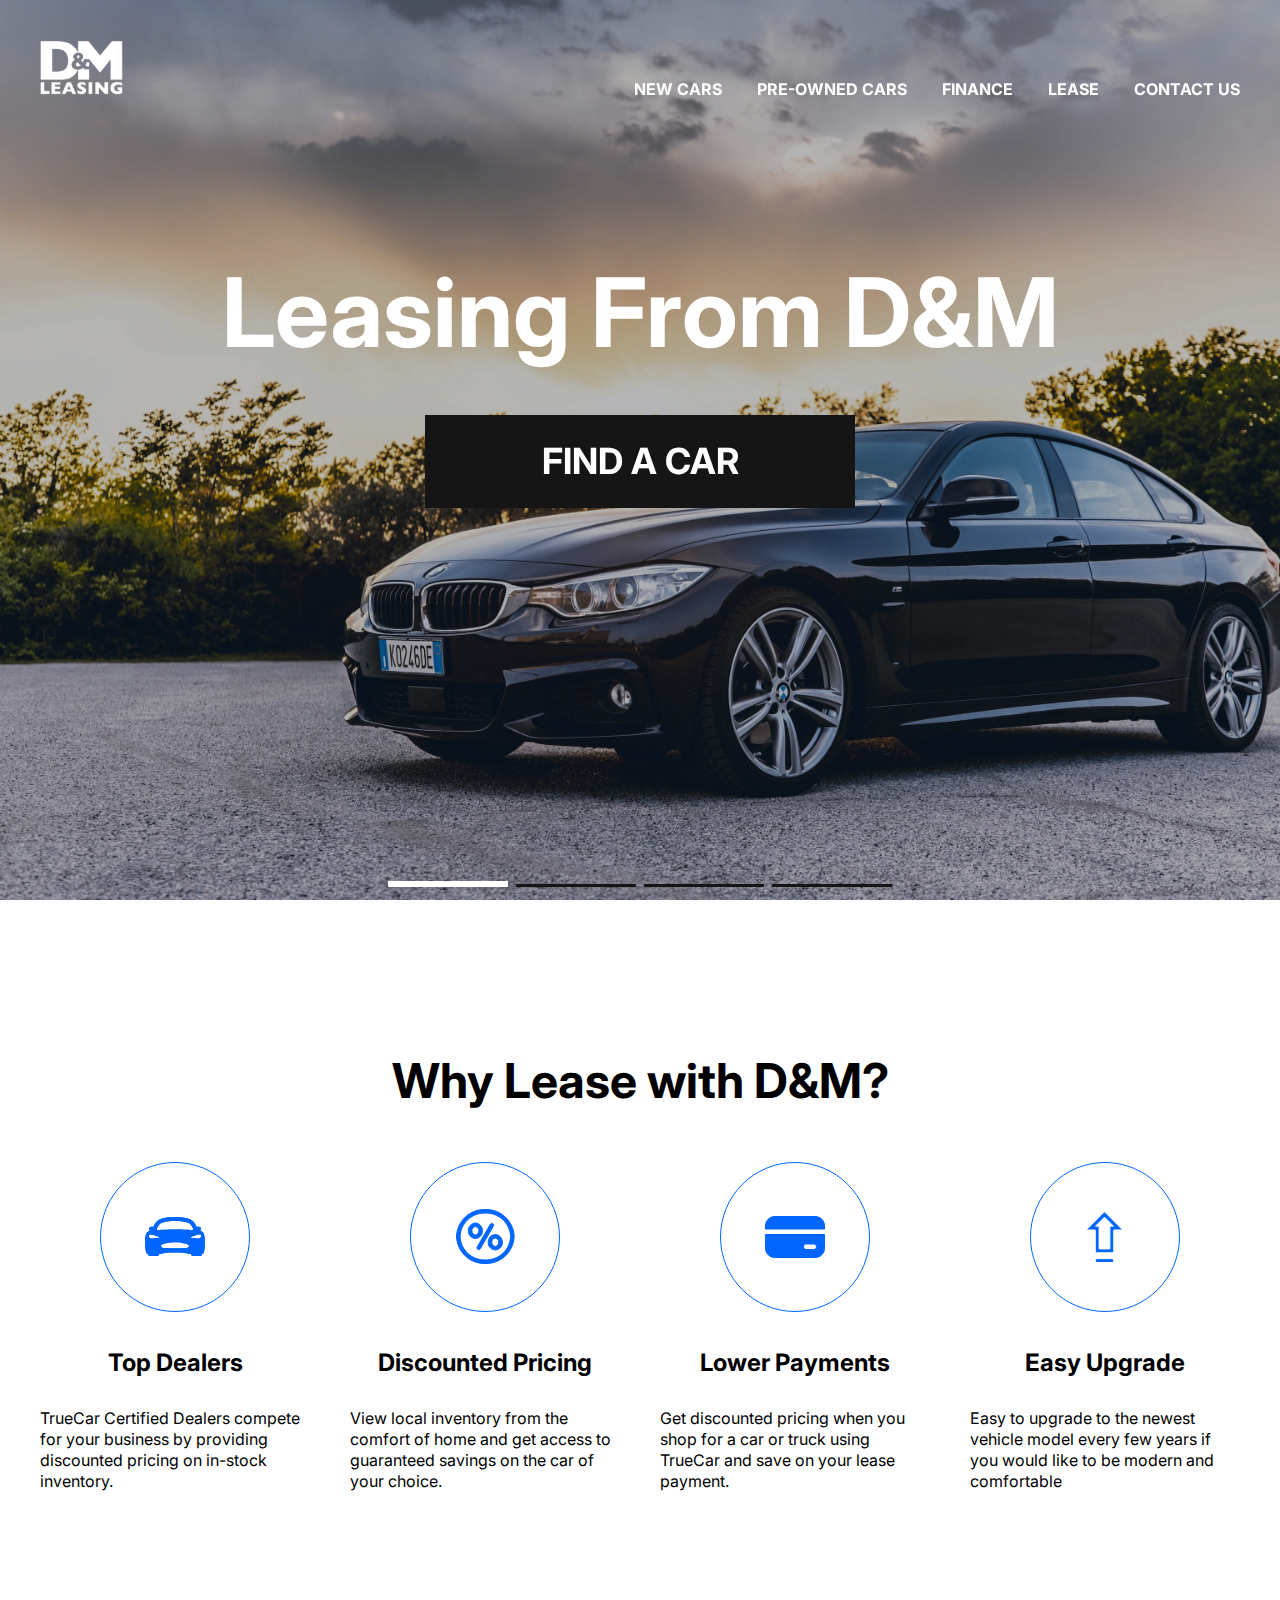
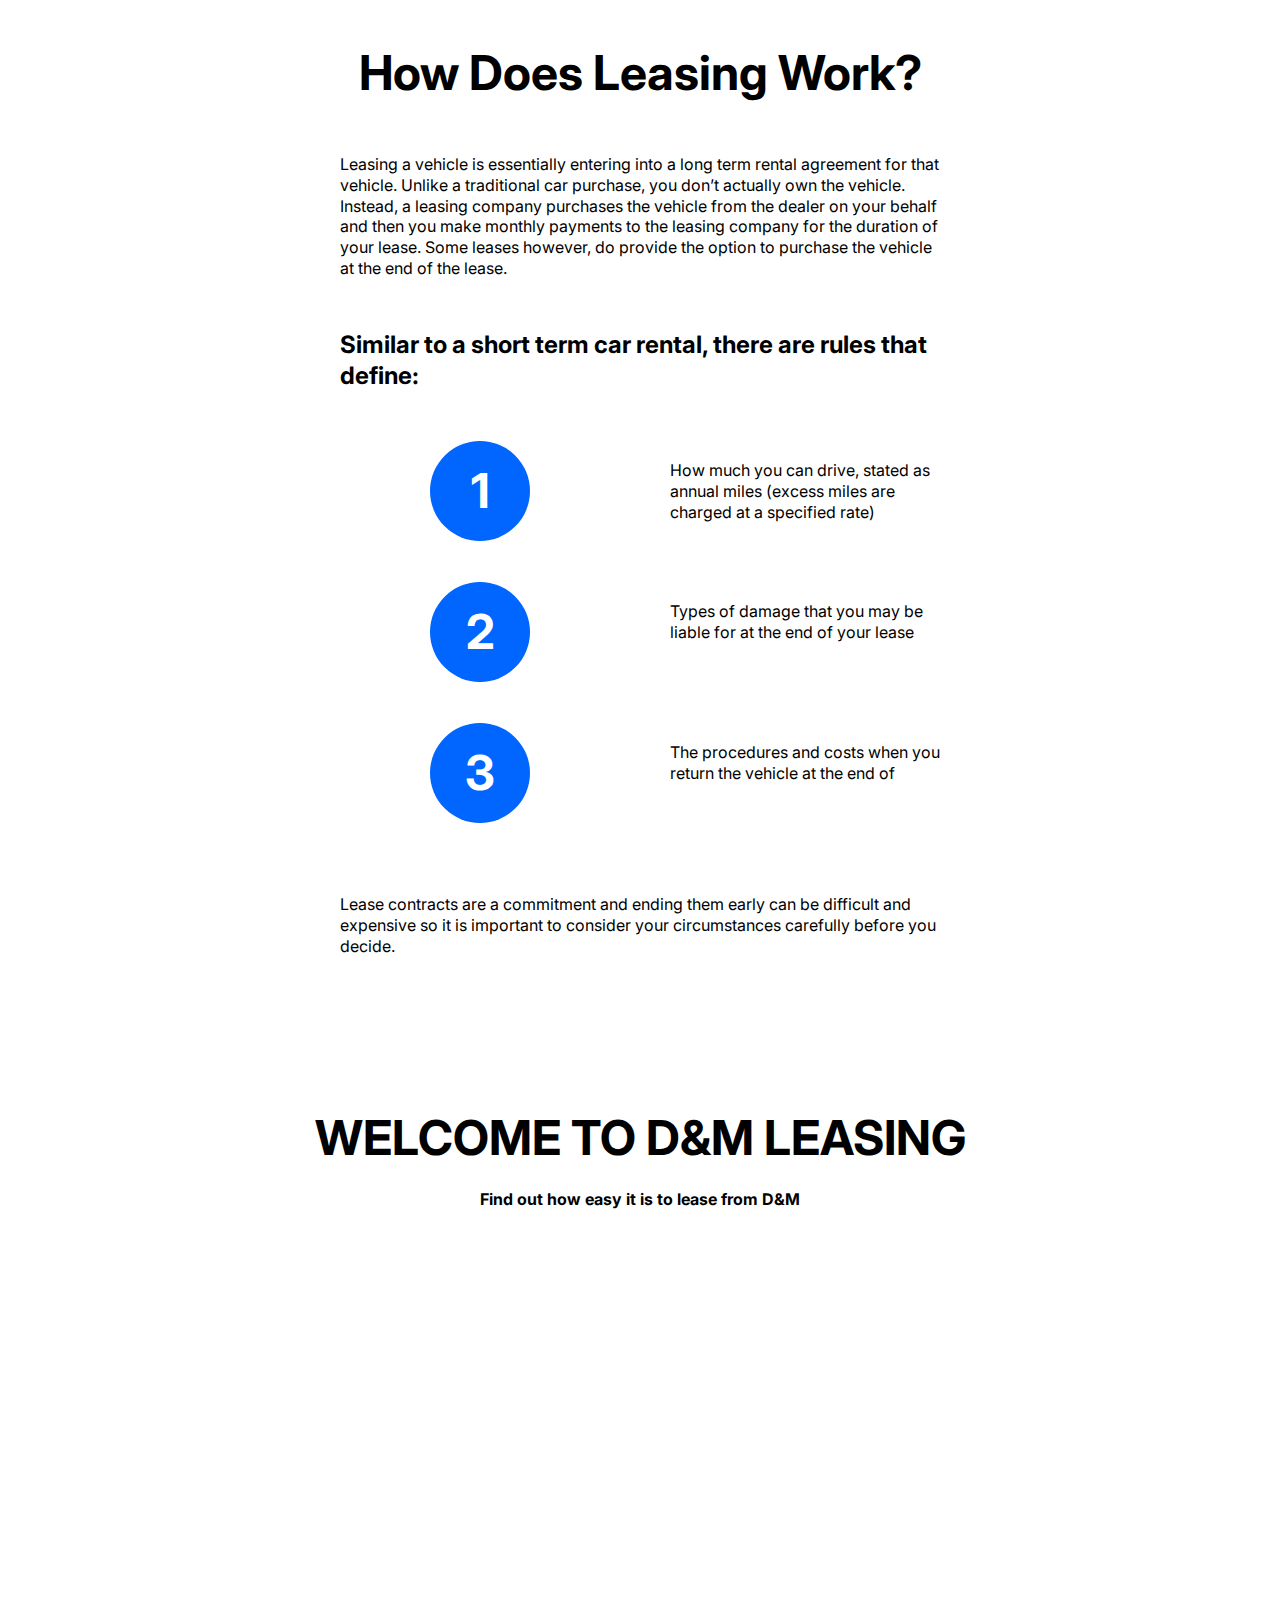
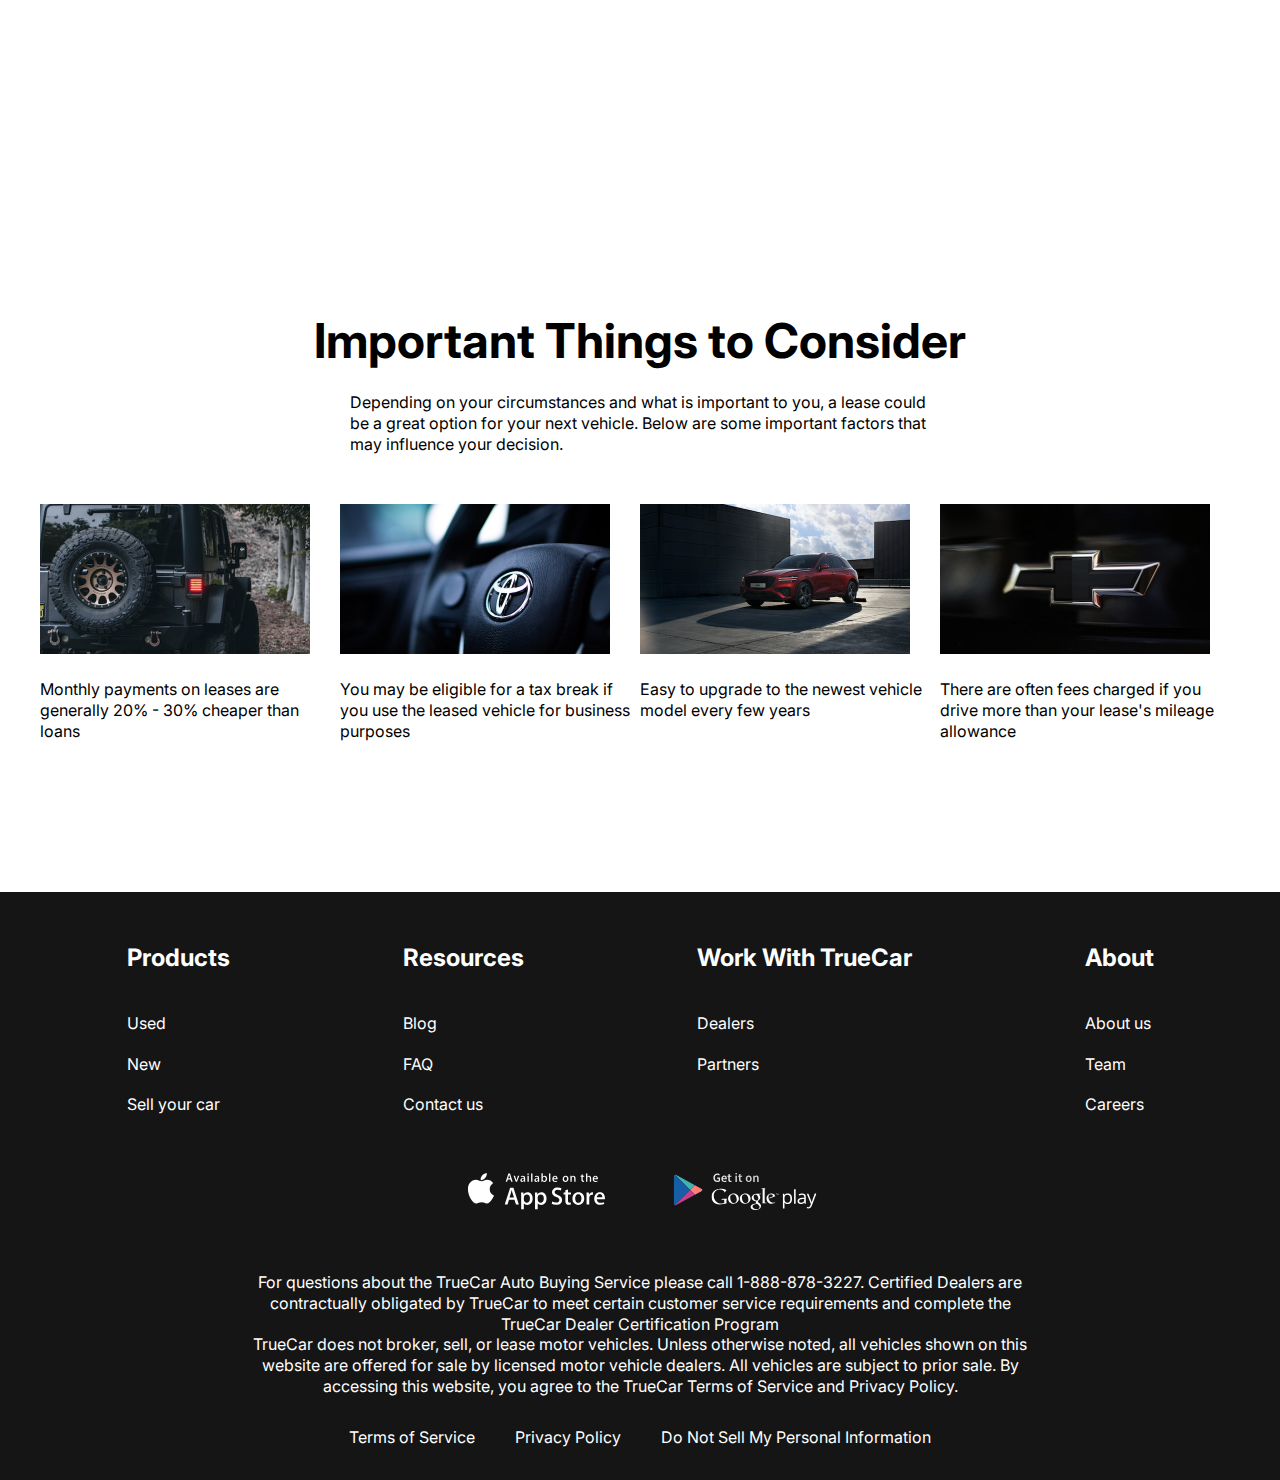
<file: index.html>
<!DOCTYPE html>
<html lang="en">
<head>
    <meta charset="UTF-8">
    <meta http-equiv="X-UA-Compatible" content="IE=edge">
    <meta name="viewport" content="width=device-width, initial-scale=1.0">
    <title>Document</title>
    <link rel="preconnect" href="https://fonts.googleapis.com">
    <link rel="preconnect" href="https://fonts.gstatic.com" crossorigin>
    <link href="https://fonts.googleapis.com/css2?family=Inter:wght@400;700&display=swap" rel="stylesheet">
    <link rel="stylesheet" href="https://cdn.jsdelivr.net/npm/swiper@9/swiper-bundle.min.css"/>
    <link rel="stylesheet" href="css/style.css">
</head>
<body>

  <div class="wrapper">
    <header class="header header-main">
      <div class="container">
        <div class="header__inner">
          <a class="logo" href="index.html">
            <img class="logo__img" src="images/logo.svg" alt="">
          </a>
          <nav class="menu">
            <ul class="menu__list">
              <li class="menu__list-item">
                <a class="menu__list-link" href="new-cars.html">NEW CARS</a></li>
              <li class="menu__list-item">
                <a class="menu__list-link" href="#">PRE-OWNED CARS</a></li>
              <li class="menu__list-item">
                <a class="menu__list-link" href="#">FINANCE</a></li>
              <li class="menu__list-item">
                <a class="menu__list-link" href="#">LEASE</a></li>
              <li class="menu__list-item">
                <a class="menu__list-link" href="contacts.html">CONTACT US</a></li>
            </ul>
          </nav>
        </div>
      </div>
    </header>
    <main class="main">
      <section class="top">
        <div class="container">
          <h1 class="title">Leasing From D&M</h1>
          <a class="top__link" href="new-cars.html">
            FIND A CAR
          </a>
        </div>
      </section>
      <div class="slider">
        <div class="swiper">
          <div class="swiper-wrapper">
            <div class="swiper-slide" style="background-image: url(images/slide.1.jpg);"></div>
            <div class="swiper-slide" style="background-image: url(images/slide.2.jpg);"></div>
            <div class="swiper-slide" style="background-image: url(images/slide.3.jpg);"></div>
            <div class="swiper-slide" style="background-image: url(images/slide.4.jpg);"></div>
          </div>
          <div class="swiper-pagination"></div>
        </div>
      </div>
      <section class="why-lease">
        <div class="container">
          <h2 class="section-title">
            Why Lease with D&M?
          </h2>
          <ul class="why-lease__list">
            <li class="why-lease__item">
              <img class="why-lease__item-img" src="images/why-lease-1.svg" alt="">
              <h3 class="why-lease__item-title">
                Top Dealers
              </h3>
              <p class="why-lease__item-text">
                TrueCar Certified Dealers compete for your business by providing discounted pricing on in-stock inventory.
              </p>
            </li>
            <li class="why-lease__item">
              <img class="why-lease__item-img" src="images/why-lease-2.svg" alt="">
              <h3 class="why-lease__item-title">
                Discounted Pricing
              </h3>
              <p class="why-lease__item-text">
                View local inventory from the comfort of home and get access to guaranteed savings on the car of your choice.
              </p>
            </li>            <li class="why-lease__item">
              <img class="why-lease__item-img" src="images/why-lease-3.svg" alt="">
              <h3 class="why-lease__item-title">
                Lower Payments
              </h3>
              <p class="why-lease__item-text">
                Get discounted pricing when you shop for a car or truck using TrueCar and save on your lease payment.
              </p>
            </li>            <li class="why-lease__item">
              <img class="why-lease__item-img" src="images/why-lease-4.svg" alt="">
              <h3 class="why-lease__item-title">
                Easy Upgrade
              </h3>
              <p class="why-lease__item-text">
                Easy to upgrade to the newest vehicle model every few years if you would like to be modern and comfortable
              </p>
            </li>
          </ul>
        </div>
      </section>
      <section class="how-does">
        <div class="container">
          <div class="how-does__inner">
            <h2 class="section-title">
              How Does Leasing Work?
            </h2>
            <p class="how-does__text">
              Leasing a vehicle is essentially entering into a long term rental agreement for that vehicle. Unlike a traditional car purchase, you don’t actually own the vehicle. Instead, a leasing company purchases the vehicle from the dealer on your behalf and then you make monthly payments to the leasing company for the duration of your lease. Some leases however, do provide the option to purchase the vehicle at the end of the lease.
            </p>
            <h4 class="how__does-title">
              Similar to a short term car rental, there are rules that define:
            </h4>
            <ol class="how__does-list">
              <li class="how__does-item">
                How much you can drive, stated as annual miles (excess miles are charged at a specified rate)
              </li>
              <li class="how__does-item">
                Types of damage that you may be liable for at the end of your lease
              </li>
              <li class="how__does-item">
                The procedures and costs when you return the vehicle at the end of 
              </li>
             </ol>
            <p class="how-does__text">
              Lease contracts are a commitment and ending them early can be difficult and expensive so it is important to consider your circumstances carefully before you decide.
            </p>
          </div>
        </div>
      </section>
      <section class="video">
        <div class="container">
          <h2 class="section-title video__title">
            WELCOME TO D&M LEASING
          </h2>
          <p class="video__text">
            Find out how easy it is to lease from D&M
          </p>
          <iframe class="video__content" width="1000" height="500" src="https://www.youtube.com/embed/UEb1HeH67IE?controls=0" title="YouTube video player" frameborder="0" allow="accelerometer; autoplay; clipboard-write; encrypted-media; gyroscope; picture-in-picture; web-share" allowfullscreen></iframe>
        </div>
      </section>
      <section class="important">
        <div class="container">
          <h2 class="section-title important__title">
            Important Things to Consider
          </h2>
          <p class="important__text">
            Depending on your circumstances and what is important to you, a lease could be a great option for your next vehicle. Below are some important factors that may influence your decision.
          </p>
          <ul class="important__list">
            <li class="important__item">
              <img class="important__item-img" src="images/imp-1.jpg" alt="">
              <p class="important__item-text">
                Monthly payments on leases are generally 20% - 30% cheaper than loans
              </p>
            </li>
            <li class="important__item">
              <img class="important__item-img" src="images/imp-2.jpg" alt="">
              <p class="important__item-text">
                You may be eligible for a tax break if you use the leased vehicle for business purposes
              </p>
            </li>
            <li class="important__item">
              <img class="important__item-img" src="images/imp-3.jpg" alt="">
              <p class="important__item-text">
                Easy to upgrade to the newest vehicle model every few years
              </p>
            </li>
            <li class="important__item">
              <img class="important__item-img" src="images/imp-4.jpg" alt="">
              <p class="important__item-text">
                There are often fees charged if you drive more than your lease's mileage allowance
              </p>
            </li>
          </ul>
        </div>
      </section>
    </main>
    <footer class="footer">
      <div class="container">
        <nav class="footer__menu">
          <ul class="footer__menu-list">
            <li class="footer__menu-item"><p class="footer__menu-title">Products</p></li>
            <li class="footer__menu-item"><a class="footer__menu-link" hrev="#">Used</a></li>
            <li class="footer__menu-item"><a class="footer__menu-link" hrev="#">New</a></li>
            <li class="footer__menu-item"><a class="footer__menu-link" hrev="#">Sell your car</a></li>
          </ul>
          <ul class="footer__menu-list">
            <li class="footer__menu-item"><p class="footer__menu-title">Resources</p></li>
            <li class="footer__menu-item"><a class="footer__menu-link" hrev="#">Blog</a></li>
            <li class="footer__menu-item"><a class="footer__menu-link" hrev="#">FAQ</a></li>
            <li class="footer__menu-item"><a class="footer__menu-link" hrev="#">Contact us</a></li>
          </ul>
          <ul class="footer__menu-list">
            <li class="footer__menu-item"><p class="footer__menu-title">Work With TrueCar</p></li>
            <li class="footer__menu-item"><a class="footer__menu-link" hrev="#">Dealers</a></li>
            <li class="footer__menu-item"><a class="footer__menu-link" hrev="#">Partners</a></li>
          </ul>
          <ul class="footer__menu-list">
            <li class="footer__menu-item"><p class="footer__menu-title">About</p></li>
            <li class="footer__menu-item"><a class="footer__menu-link" hrev="#">About us</a></li>
            <li class="footer__menu-item"><a class="footer__menu-link" hrev="#">Team</a></li>
            <li class="footer__menu-item"><a class="footer__menu-link" hrev="#">Careers</a></li>
          </ul>
        </nav>
        <ul class="app">
          <li class="app__item">
            <a class="app__item-link" href="#">
              <img class="app__item-img" src="images/appstore.svg" alt="">
            </a>
          </li>
          <li class="app__item">
            <a class="app__item-link" href="#">
              <img class="app__item-img" src="images/googleplay.svg" alt="">
            </a>
          </li>
        </ul>
        <div class="footer__copy">
          <p class="footer__copy-text">For questions about the TrueCar Auto Buying Service please call 1-888-878-3227.
            Certified Dealers are contractually obligated by TrueCar to meet certain customer service requirements and complete the TrueCar Dealer Certification Program</p>
          <p class="footer__copy-text">TrueCar does not broker, sell, or lease motor vehicles. Unless otherwise noted, all vehicles shown on this website are offered for sale by licensed motor vehicle dealers. All vehicles are subject to prior sale. By accessing this website, you agree to the TrueCar Terms of Service and Privacy Policy.</p>
        </div>
        <nav class="copy__nav">
          <ul class="copy__nav-list">
            <li class="copy__nav-item"><a class="copy__nav-link" hrev="#">Terms of Service</a></li>
            <li class="copy__nav-item"><a class="copy__nav-link" hrev="#">Privacy Policy</a></li>
            <li class="copy__nav-item"><a class="copy__nav-link" hrev="#">Do Not Sell My Personal Information</a></li>
          </ul>    
        </nav>
      </div>
    </footer>
  </div>




  
  <script src="https://cdn.jsdelivr.net/npm/swiper@9/swiper-bundle.min.js"></script>
  <script src="js/main.js"></script>
</body>
</html>
</file>
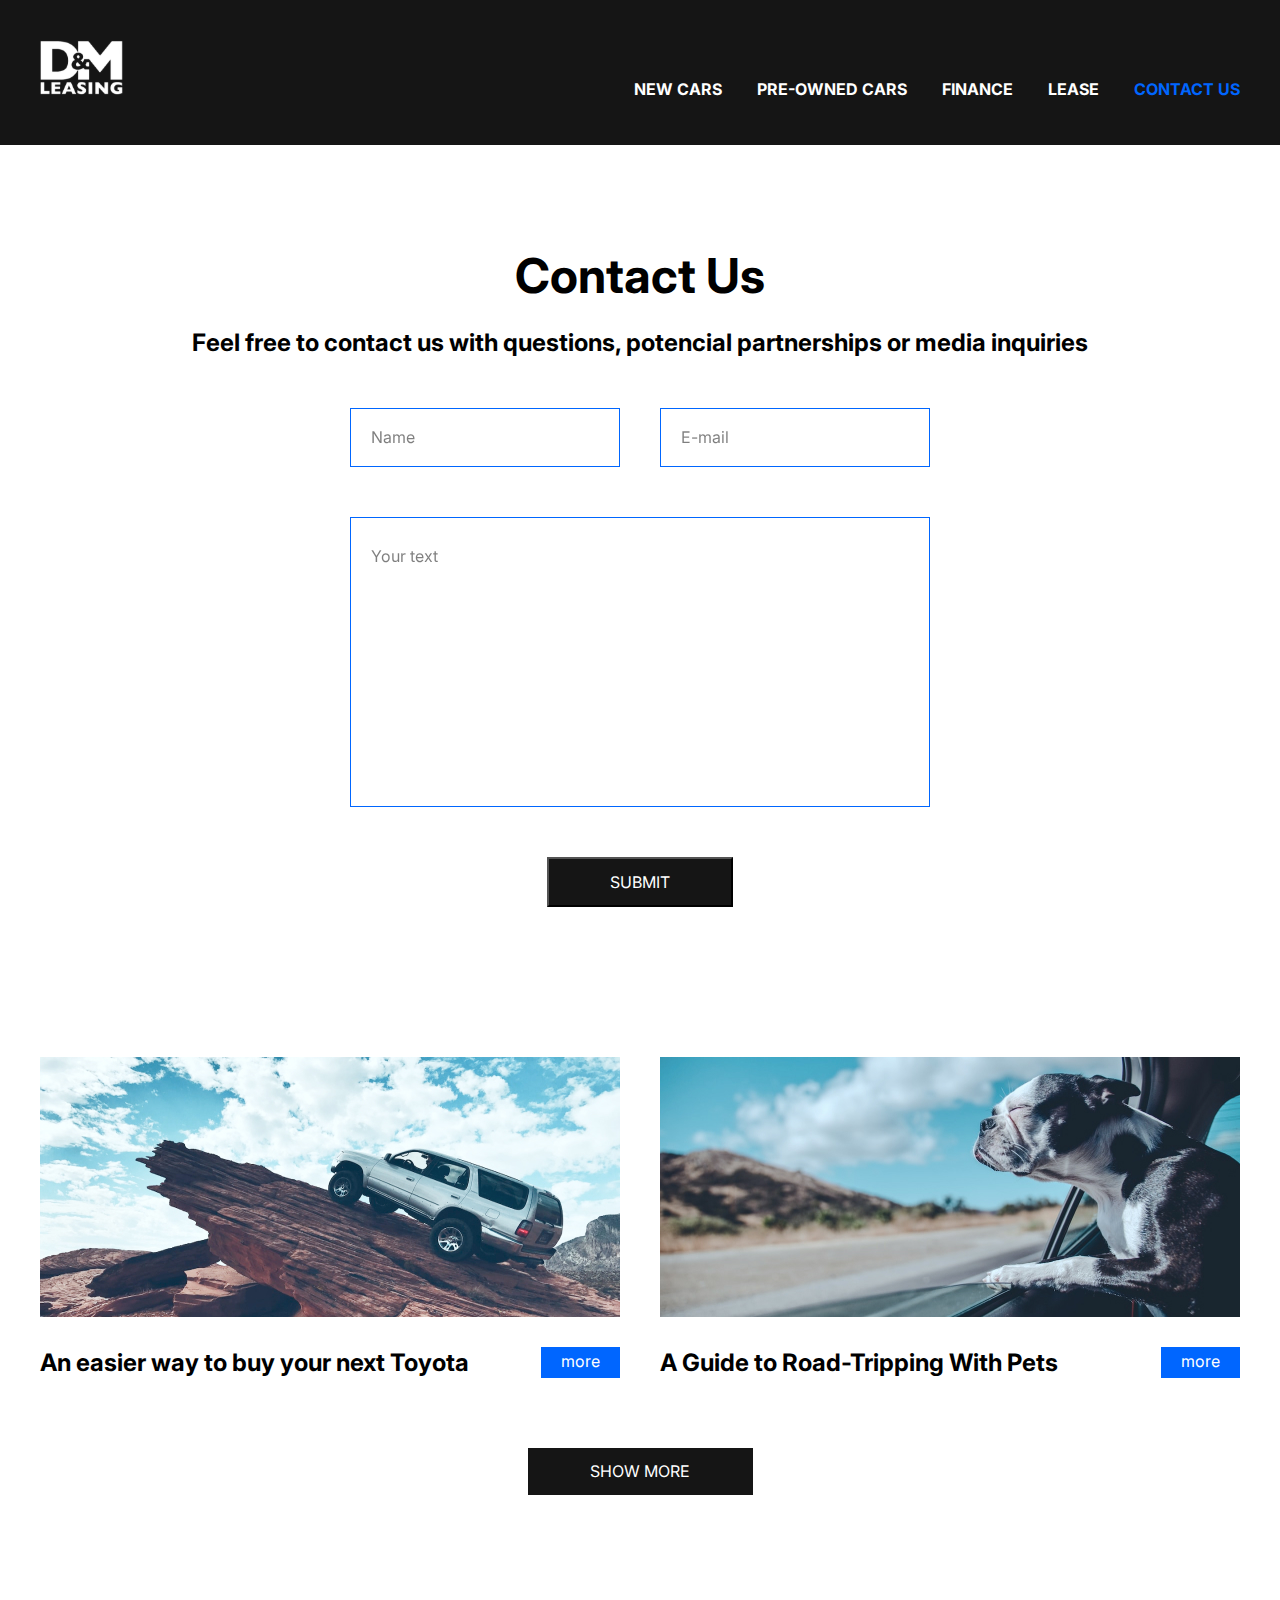
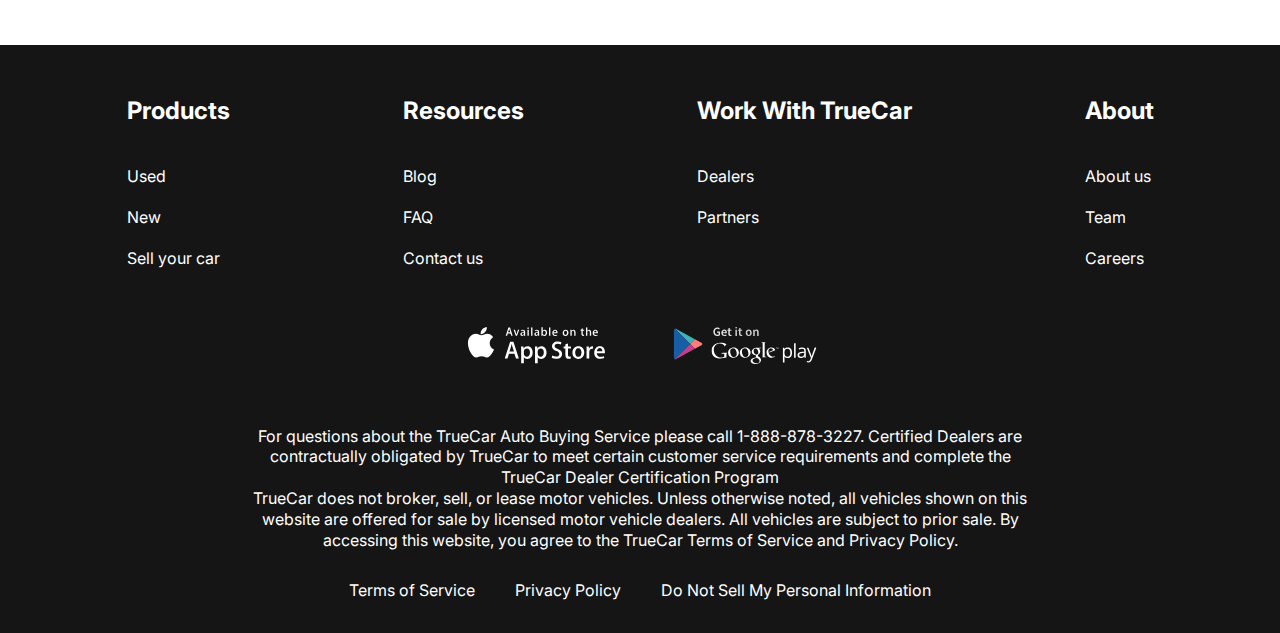
<file: contacts.html>
<!DOCTYPE html>
<html lang="en">
<head>
    <meta charset="UTF-8">
    <meta http-equiv="X-UA-Compatible" content="IE=edge">
    <meta name="viewport" content="width=device-width, initial-scale=1.0">
    <title>Document</title>
    <link rel="preconnect" href="https://fonts.googleapis.com">
<link rel="preconnect" href="https://fonts.gstatic.com" crossorigin>
<link href="https://fonts.googleapis.com/css2?family=Inter:wght@400;700&display=swap" rel="stylesheet">
    <link rel="stylesheet" href="css/style.css">
</head>
<body>

  <div class="wrapper">
    <header class="header">
      <div class="container">
        <div class="header__inner">
          <a class="logo" href="index.html">
            <img class="logo__img" src="images/logo.svg" alt="">
          </a>
          <nav class="menu">
            <ul class="menu__list">
              <li class="menu__list-item">
                <a class="menu__list-link" href="new-cars.html">NEW CARS</a></li>
              <li class="menu__list-item">
                <a class="menu__list-link" href="#">PRE-OWNED CARS</a></li>
              <li class="menu__list-item">
                <a class="menu__list-link" href="#">FINANCE</a></li>
              <li class="menu__list-item">
                <a class="menu__list-link" href="#">LEASE</a></li>
              <li class="menu__list-item">
                <a class="menu__list-link menu__list-list--active" href="#">CONTACT US</a></li>
            </ul>
          </nav>
        </div>
      </div>
    </header>
    <main class="main">
      <section class="contacts">
        <div class="container">
          <h2 class="section-title contacts__title">Contact Us</h2>
          <p class="contacts__text">
            Feel free to contact us with questions, potencial partnerships or media inquiries
          </p>
          <form class="form" action="#">
            <input class="form__input" type="text" placeholder="Name">
            <input class="form__input" type="email" placeholder="E-mail">
            <textarea class="form__textarea" placeholder="Your text"></textarea>
            <button class="form__btn" type="submit">SUBMIT</button>
          </form>
        </div>
      </section>
      <section class="blog">
        <div class="container">
          <div class="blog__items">
            <div class="blod__item">
              <img class="blod__item-img" src="images/blog-1.jpg" alt="">
              <h4 class="blod__item-title">An easier way to buy your next Toyota</h4>
              <a class="blod__item-link" href="#">more</a>
            </div>
            <div class="blod__item">
              <img class="blod__item-img" src="images/blog-2.jpg" alt="">
              <h4 class="blod__item-title">A Guide to Road-Tripping With Pets</h4>
              <a class="blod__item-link" href="#">more</a>
            </div>
          </div>
          <a class="showmore__link" href="#">SHOW MORE</a>
        </div>
      </section>
    </main>
    <footer class="footer">
      <div class="container">
        <nav class="footer__menu">
          <ul class="footer__menu-list">
            <li class="footer__menu-item"><p class="footer__menu-title">Products</p></li>
            <li class="footer__menu-item"><a class="footer__menu-link" hrev="#">Used</a></li>
            <li class="footer__menu-item"><a class="footer__menu-link" hrev="#">New</a></li>
            <li class="footer__menu-item"><a class="footer__menu-link" hrev="#">Sell your car</a></li>
          </ul>
          <ul class="footer__menu-list">
            <li class="footer__menu-item"><p class="footer__menu-title">Resources</p></li>
            <li class="footer__menu-item"><a class="footer__menu-link" hrev="#">Blog</a></li>
            <li class="footer__menu-item"><a class="footer__menu-link" hrev="#">FAQ</a></li>
            <li class="footer__menu-item"><a class="footer__menu-link" hrev="#">Contact us</a></li>
          </ul>
          <ul class="footer__menu-list">
            <li class="footer__menu-item"><p class="footer__menu-title">Work With TrueCar</p></li>
            <li class="footer__menu-item"><a class="footer__menu-link" hrev="#">Dealers</a></li>
            <li class="footer__menu-item"><a class="footer__menu-link" hrev="#">Partners</a></li>
          </ul>
          <ul class="footer__menu-list">
            <li class="footer__menu-item"><p class="footer__menu-title">About</p></li>
            <li class="footer__menu-item"><a class="footer__menu-link" hrev="#">About us</a></li>
            <li class="footer__menu-item"><a class="footer__menu-link" hrev="#">Team</a></li>
            <li class="footer__menu-item"><a class="footer__menu-link" hrev="#">Careers</a></li>
          </ul>
        </nav>
        <ul class="app">
          <li class="app__item">
            <a class="app__item-link" href="#">
              <img class="app__item-img" src="images/appstore.svg" alt="">
            </a>
          </li>
          <li class="app__item">
            <a class="app__item-link" href="#">
              <img class="app__item-img" src="images/googleplay.svg" alt="">
            </a>
          </li>
        </ul>
        <div class="footer__copy">
          <p class="footer__copy-text">For questions about the TrueCar Auto Buying Service please call 1-888-878-3227.
            Certified Dealers are contractually obligated by TrueCar to meet certain customer service requirements and complete the TrueCar Dealer Certification Program</p>
          <p class="footer__copy-text">TrueCar does not broker, sell, or lease motor vehicles. Unless otherwise noted, all vehicles shown on this website are offered for sale by licensed motor vehicle dealers. All vehicles are subject to prior sale. By accessing this website, you agree to the TrueCar Terms of Service and Privacy Policy.</p>
        </div>
        <nav class="copy__nav">
          <ul class="copy__nav-list">
            <li class="copy__nav-item"><a class="copy__nav-link" hrev="#">Terms of Service</a></li>
            <li class="copy__nav-item"><a class="copy__nav-link" hrev="#">Privacy Policy</a></li>
            <li class="copy__nav-item"><a class="copy__nav-link" hrev="#">Do Not Sell My Personal Information</a></li>
          </ul>    
        </nav>
      </div>
    </footer>
  </div>
    
</body>
</html>
</file>
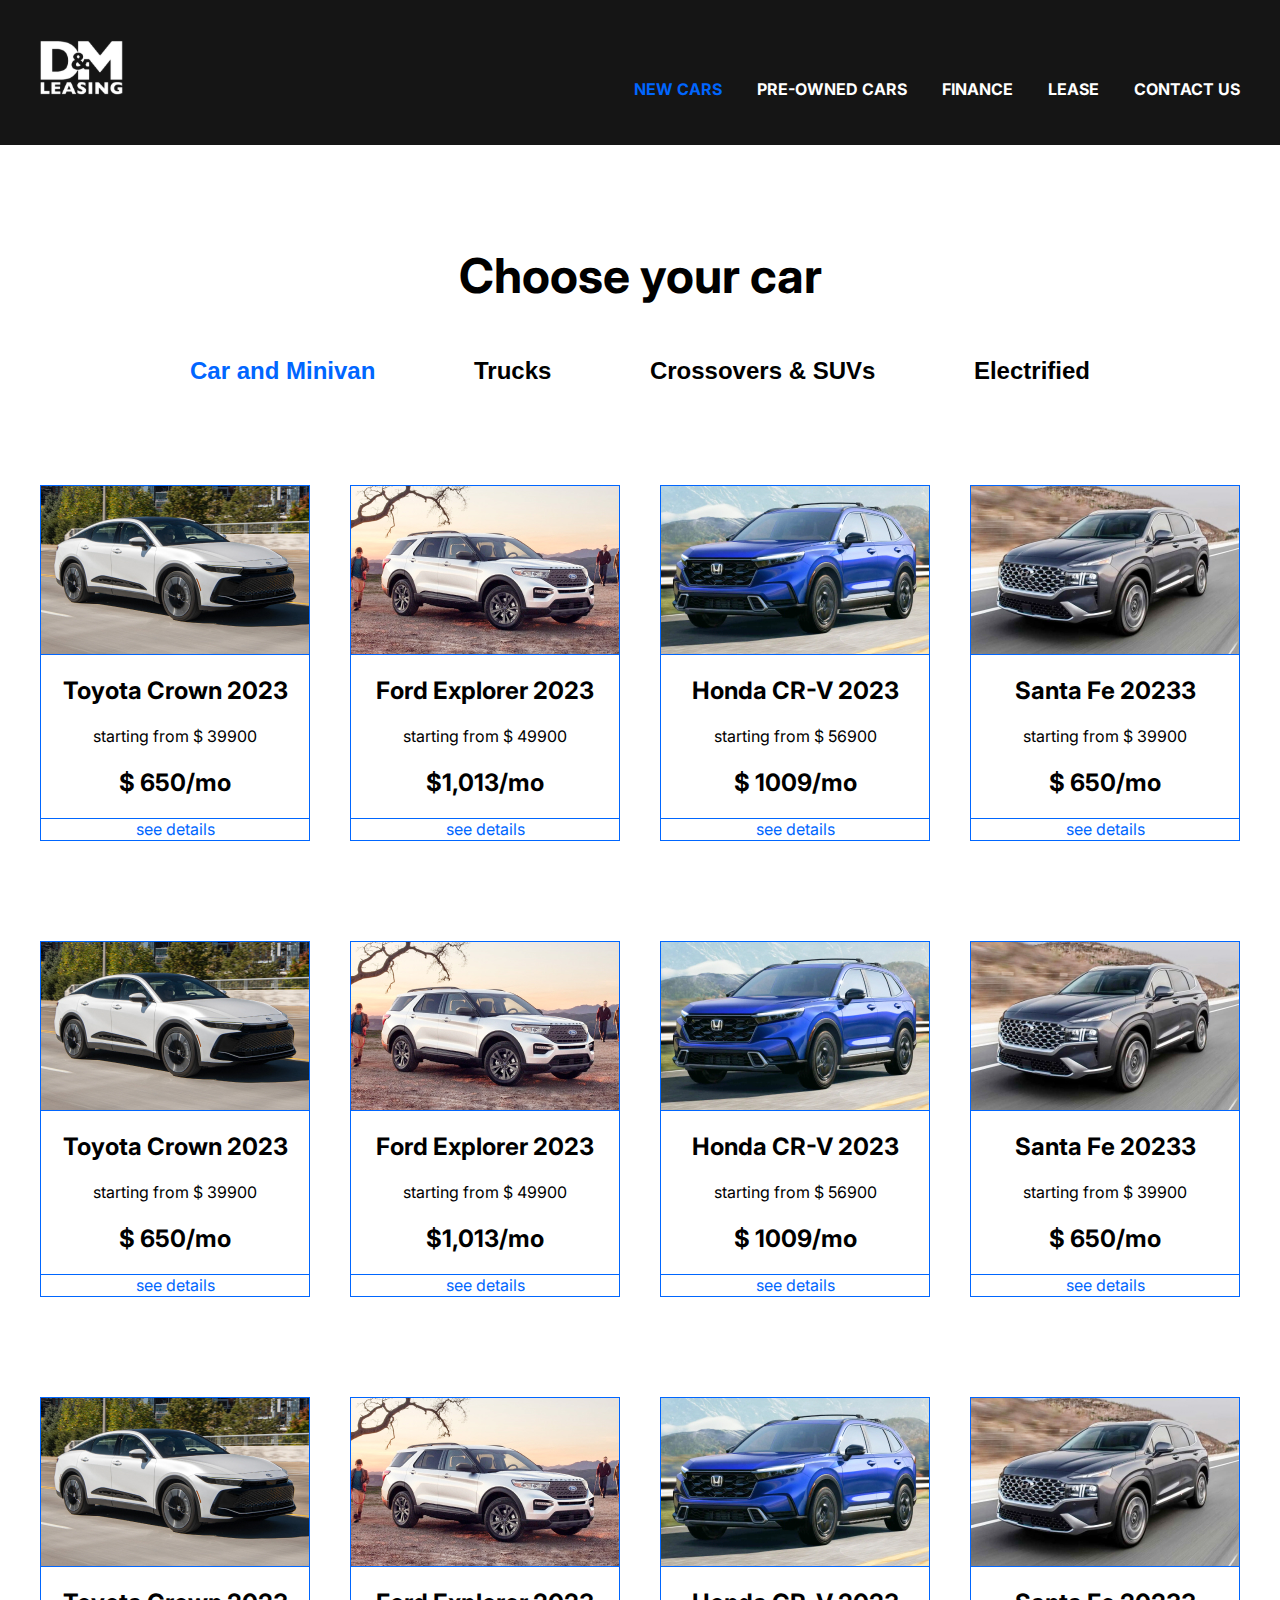
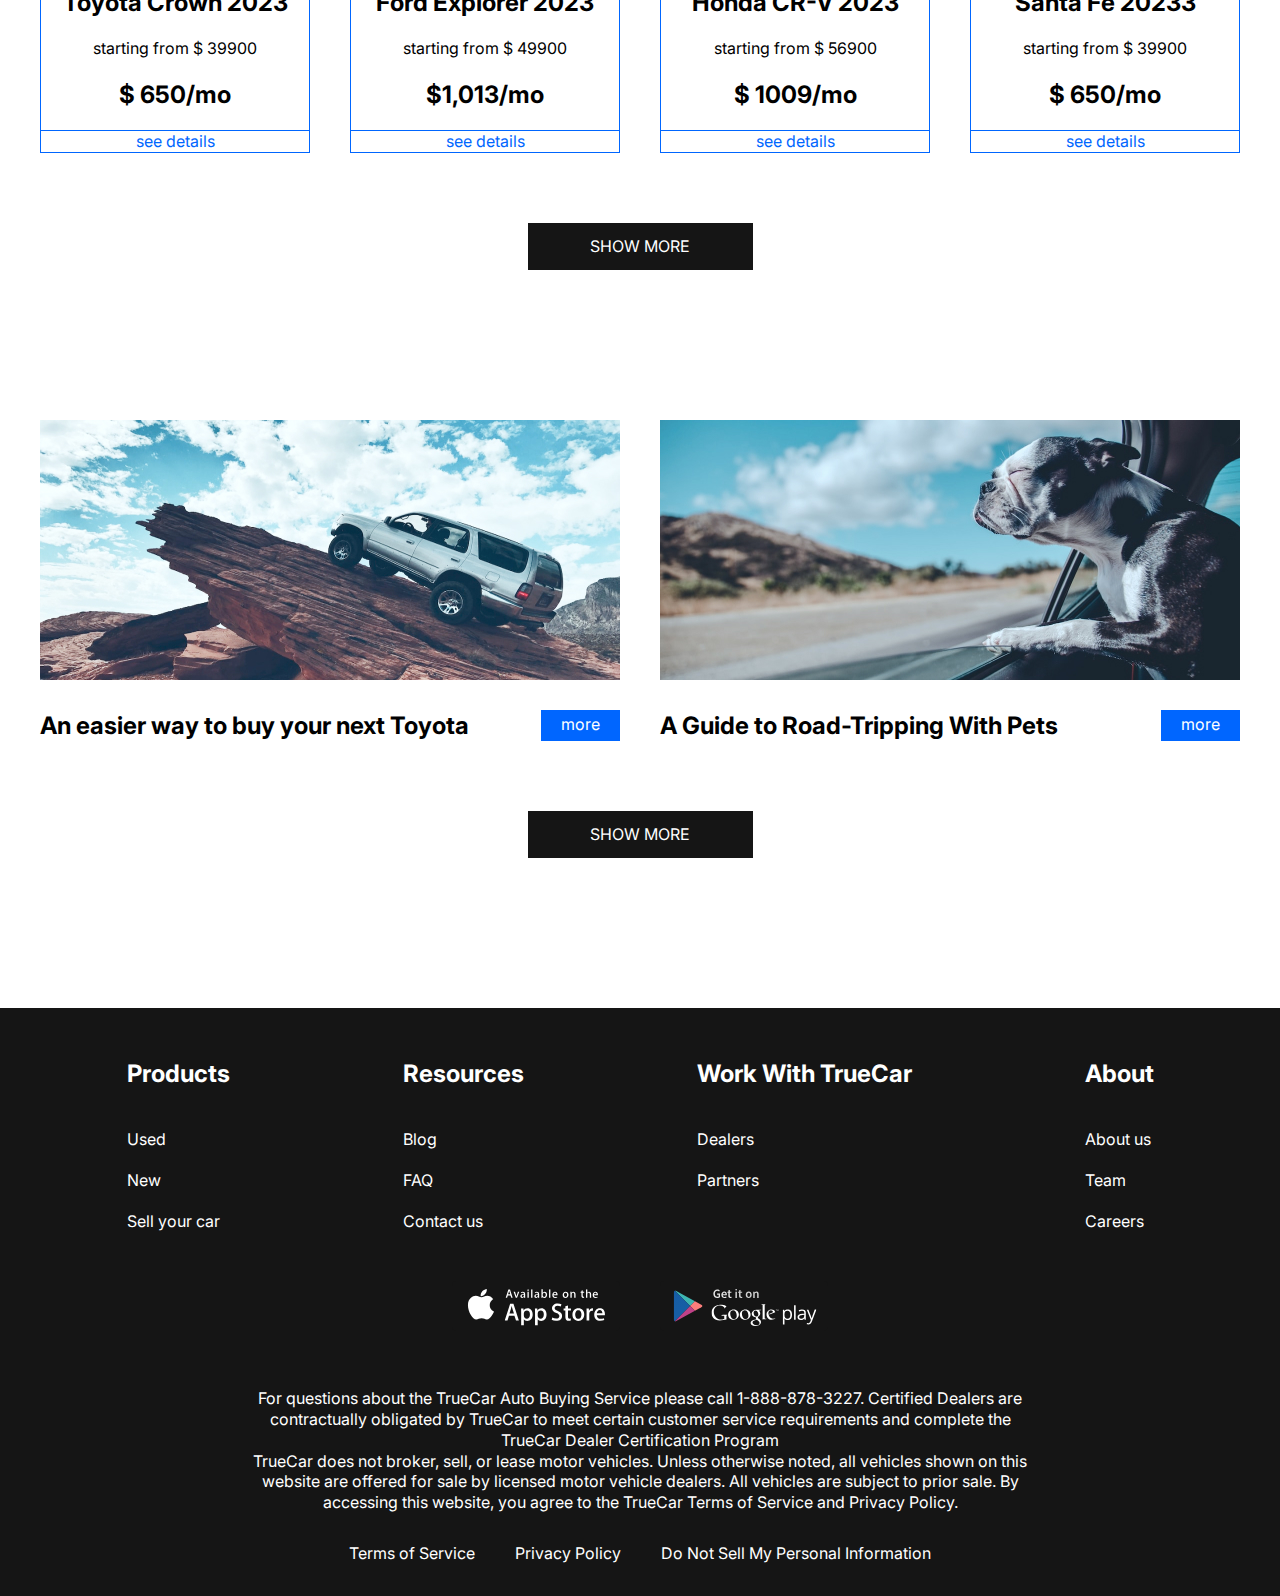
<file: new-cars.html>
<!DOCTYPE html>
<html lang="en">
<head>
    <meta charset="UTF-8">
    <meta http-equiv="X-UA-Compatible" content="IE=edge">
    <meta name="viewport" content="width=device-width, initial-scale=1.0">
    <title>Document</title>
    <link rel="preconnect" href="https://fonts.googleapis.com">
<link rel="preconnect" href="https://fonts.gstatic.com" crossorigin>
<link href="https://fonts.googleapis.com/css2?family=Inter:wght@400;700&display=swap" rel="stylesheet">
    <link rel="stylesheet" href="css/style.css">
</head>
<body>

  <div class="wrapper">
    <header class="header">
      <div class="container">
        <div class="header__inner">
          <a class="logo" href="index.html">
            <img class="logo__img" src="images/logo.svg" alt="">
          </a>
          <nav class="menu">
            <ul class="menu__list">
              <li class="menu__list-item">
                <a class="menu__list-link menu__list-list--active" href="#">NEW CARS</a></li>
              <li class="menu__list-item">
                <a class="menu__list-link" href="#">PRE-OWNED CARS</a></li>
              <li class="menu__list-item">
                <a class="menu__list-link" href="#">FINANCE</a></li>
              <li class="menu__list-item">
                <a class="menu__list-link" href="#">LEASE</a></li>
              <li class="menu__list-item">
                <a class="menu__list-link" href="contacts.html">CONTACT US</a></li>
            </ul>
          </nav>
        </div>
      </div>
    </header>
    <main class="main">

      <section class="choose">
        <div class="container">
          <h2 class="section-title">
            Choose your car
          </h2>
          <div class="tabs">
            <div class="tabs__btn">
              <button class="tabs__btn-item tabs__btn-item--active" data-button="content-1">Car and Minivan</button>
              <button class="tabs__btn-item" data-button="content-2">Trucks</button>
              <button class="tabs__btn-item" data-button="content-3">Crossovers & SUVs</button>
              <button class="tabs__btn-item" data-button="content-4">Electrified</button>
            </div>
            <div class="tabs__content">
              <div class="tabs__content-item tabs__content-item--active" id="content-1">
                <div class="card">
                  <img class="card__img" src="images/card-1.jpg" alt="">
                  <div class="card__content">
                  <h4 class="card__title">Toyota Crown 2023</h4>
                  <p class="card__text">starting from $ 39900</p>
                  <p class="card__price">$ 650/mo</p></div>
                  <a class="card__link" href="#">see details</a>
                </div>
                <div class="card">
                  <img class="card__img" src="images/card-2.jpg" alt="">
                  <div class="card__content">
                  <h4 class="card__title">Ford Explorer 2023</h4>
                  <p class="card__text">starting from $ 49900</p>
                  <p class="card__price">$1,013/mo</p></div>
                  <a class="card__link" href="#">see details</a>
                </div>
                <div class="card">
                  <img class="card__img" src="images/card-3.jpg" alt="">
                  <div class="card__content">
                  <h4 class="card__title">Honda CR-V 2023</h4>
                  <p class="card__text">starting from $ 56900</p>
                  <p class="card__price">$ 1009/mo</p></div>
                  <a class="card__link" href="#">see details</a>
                </div>
                <div class="card">
                  <img class="card__img" src="images/card-4.jpg" alt="">
                  <div class="card__content">
                  <h4 class="card__title">Santa  Fe 20233</h4>
                  <p class="card__text">starting from $ 39900</p>
                  <p class="card__price">$ 650/mo</p></div>
                  <a class="card__link" href="#">see details</a>
                </div>
                <div class="card">
                  <img class="card__img" src="images/card-1.jpg" alt="">
                  <div class="card__content">
                  <h4 class="card__title">Toyota Crown 2023</h4>
                  <p class="card__text">starting from $ 39900</p>
                  <p class="card__price">$ 650/mo</p></div>
                  <a class="card__link" href="#">see details</a>
                </div>
                <div class="card">
                  <img class="card__img" src="images/card-2.jpg" alt="">
                  <div class="card__content">
                  <h4 class="card__title">Ford Explorer 2023</h4>
                  <p class="card__text">starting from $ 49900</p>
                  <p class="card__price">$1,013/mo</p></div>
                  <a class="card__link" href="#">see details</a>
                </div>
                <div class="card">
                  <img class="card__img" src="images/card-3.jpg" alt="">
                  <div class="card__content">
                  <h4 class="card__title">Honda CR-V 2023</h4>
                  <p class="card__text">starting from $ 56900</p>
                  <p class="card__price">$ 1009/mo</p></div>
                  <a class="card__link" href="#">see details</a>
                </div>
                <div class="card">
                  <img class="card__img" src="images/card-4.jpg" alt="">
                  <div class="card__content">
                  <h4 class="card__title">Santa  Fe 20233</h4>
                  <p class="card__text">starting from $ 39900</p>
                  <p class="card__price">$ 650/mo</p></div>
                  <a class="card__link" href="#">see details</a>
                </div>
                <div class="card">
                  <img class="card__img" src="images/card-1.jpg" alt="">
                  <div class="card__content">
                  <h4 class="card__title">Toyota Crown 2023</h4>
                  <p class="card__text">starting from $ 39900</p>
                  <p class="card__price">$ 650/mo</p></div>
                  <a class="card__link" href="#">see details</a>
                </div>
                <div class="card">
                  <img class="card__img" src="images/card-2.jpg" alt="">
                  <div class="card__content">
                  <h4 class="card__title">Ford Explorer 2023</h4>
                  <p class="card__text">starting from $ 49900</p>
                  <p class="card__price">$1,013/mo</p></div>
                  <a class="card__link" href="#">see details</a>
                </div>
                <div class="card">
                  <img class="card__img" src="images/card-3.jpg" alt="">
                  <div class="card__content">
                  <h4 class="card__title">Honda CR-V 2023</h4>
                  <p class="card__text">starting from $ 56900</p>
                  <p class="card__price">$ 1009/mo</p></div>
                  <a class="card__link" href="#">see details</a>
                </div>
                <div class="card">
                  <img class="card__img" src="images/card-4.jpg" alt="">
                  <div class="card__content">
                  <h4 class="card__title">Santa  Fe 20233</h4>
                  <p class="card__text">starting from $ 39900</p>
                  <p class="card__price">$ 650/mo</p></div>
                  <a class="card__link" href="#">see details</a>
                </div>
              </div>
              <div class="tabs__content-item" id="content-2">
                <div class="card">
                  <img class="card__img" src="images/card-1.jpg" alt="">
                  <div class="card__content">
                  <h4 class="card__title">Toyota Crown 2023</h4>
                  <p class="card__text">starting from $ 39900</p>
                  <p class="card__price">$ 650/mo</p></div>
                  <a class="card__link" href="#">see details</a>
                </div>
                <div class="card">
                  <img class="card__img" src="images/card-2.jpg" alt="">
                  <div class="card__content">
                  <h4 class="card__title">Ford Explorer 2023</h4>
                  <p class="card__text">starting from $ 49900</p>
                  <p class="card__price">$1,013/mo</p></div>
                  <a class="card__link" href="#">see details</a>
                </div>
                <div class="card">
                  <img class="card__img" src="images/card-3.jpg" alt="">
                  <div class="card__content">
                  <h4 class="card__title">Honda CR-V 2023</h4>
                  <p class="card__text">starting from $ 56900</p>
                  <p class="card__price">$ 1009/mo</p></div>
                  <a class="card__link" href="#">see details</a>
                </div>
                <div class="card">
                  <img class="card__img" src="images/card-4.jpg" alt="">
                  <div class="card__content">
                  <h4 class="card__title">Santa  Fe 20233</h4>
                  <p class="card__text">starting from $ 39900</p>
                  <p class="card__price">$ 650/mo</p></div>
                  <a class="card__link" href="#">see details</a>
                </div>
              </div>
              <div class="tabs__content-item" id="content-3">
                <div class="card">
                  <img class="card__img" src="images/card-1.jpg" alt="">
                  <div class="card__content">
                  <h4 class="card__title">Toyota Crown 2023</h4>
                  <p class="card__text">starting from $ 39900</p>
                  <p class="card__price">$ 650/mo</p></div>
                  <a class="card__link" href="#">see details</a>
                </div>
                <div class="card">
                  <img class="card__img" src="images/card-2.jpg" alt="">
                  <div class="card__content">
                  <h4 class="card__title">Ford Explorer 2023</h4>
                  <p class="card__text">starting from $ 49900</p>
                  <p class="card__price">$1,013/mo</p></div>
                  <a class="card__link" href="#">see details</a>
                </div>
              </div>
              <div class="tabs__content-item" id="content-4">
                <div class="card">
                  <img class="card__img" src="images/card-2.jpg" alt="">
                  <div class="card__content">
                  <h4 class="card__title">Ford Explorer 2023</h4>
                  <p class="card__text">starting from $ 49900</p>
                  <p class="card__price">$1,013/mo</p></div>
                  <a class="card__link" href="#">see details</a>
                </div>
              </div>
            </div>
          </div>
          <a class="showmore__link" href="#">SHOW MORE</a>
        </div>
      </section>

      <section class="blog">
        <div class="container">
          <div class="blog__items">
            <div class="blod__item">
              <img class="blod__item-img" src="images/blog-1.jpg" alt="">
              <h4 class="blod__item-title">An easier way to buy your next Toyota</h4>
              <a class="blod__item-link" href="#">more</a>
            </div>
            <div class="blod__item">
              <img class="blod__item-img" src="images/blog-2.jpg" alt="">
              <h4 class="blod__item-title">A Guide to Road-Tripping With Pets</h4>
              <a class="blod__item-link" href="#">more</a>
            </div>
          </div>
          <a class="showmore__link" href="#">SHOW MORE</a>
        </div>
      </section>
    </main>
    <footer class="footer">
      <div class="container">
        <nav class="footer__menu">
          <ul class="footer__menu-list">
            <li class="footer__menu-item"><p class="footer__menu-title">Products</p></li>
            <li class="footer__menu-item"><a class="footer__menu-link" hrev="#">Used</a></li>
            <li class="footer__menu-item"><a class="footer__menu-link" hrev="#">New</a></li>
            <li class="footer__menu-item"><a class="footer__menu-link" hrev="#">Sell your car</a></li>
          </ul>
          <ul class="footer__menu-list">
            <li class="footer__menu-item"><p class="footer__menu-title">Resources</p></li>
            <li class="footer__menu-item"><a class="footer__menu-link" hrev="#">Blog</a></li>
            <li class="footer__menu-item"><a class="footer__menu-link" hrev="#">FAQ</a></li>
            <li class="footer__menu-item"><a class="footer__menu-link" hrev="#">Contact us</a></li>
          </ul>
          <ul class="footer__menu-list">
            <li class="footer__menu-item"><p class="footer__menu-title">Work With TrueCar</p></li>
            <li class="footer__menu-item"><a class="footer__menu-link" hrev="#">Dealers</a></li>
            <li class="footer__menu-item"><a class="footer__menu-link" hrev="#">Partners</a></li>
          </ul>
          <ul class="footer__menu-list">
            <li class="footer__menu-item"><p class="footer__menu-title">About</p></li>
            <li class="footer__menu-item"><a class="footer__menu-link" hrev="#">About us</a></li>
            <li class="footer__menu-item"><a class="footer__menu-link" hrev="#">Team</a></li>
            <li class="footer__menu-item"><a class="footer__menu-link" hrev="#">Careers</a></li>
          </ul>
        </nav>
        <ul class="app">
          <li class="app__item">
            <a class="app__item-link" href="#">
              <img class="app__item-img" src="images/appstore.svg" alt="">
            </a>
          </li>
          <li class="app__item">
            <a class="app__item-link" href="#">
              <img class="app__item-img" src="images/googleplay.svg" alt="">
            </a>
          </li>
        </ul>
        <div class="footer__copy">
          <p class="footer__copy-text">For questions about the TrueCar Auto Buying Service please call 1-888-878-3227.
            Certified Dealers are contractually obligated by TrueCar to meet certain customer service requirements and complete the TrueCar Dealer Certification Program</p>
          <p class="footer__copy-text">TrueCar does not broker, sell, or lease motor vehicles. Unless otherwise noted, all vehicles shown on this website are offered for sale by licensed motor vehicle dealers. All vehicles are subject to prior sale. By accessing this website, you agree to the TrueCar Terms of Service and Privacy Policy.</p>
        </div>
        <nav class="copy__nav">
          <ul class="copy__nav-list">
            <li class="copy__nav-item"><a class="copy__nav-link" hrev="#">Terms of Service</a></li>
            <li class="copy__nav-item"><a class="copy__nav-link" hrev="#">Privacy Policy</a></li>
            <li class="copy__nav-item"><a class="copy__nav-link" hrev="#">Do Not Sell My Personal Information</a></li>
          </ul>    
        </nav>
      </div>
    </footer>
  </div>
<script src="js/main.js"></script>
</body>
</html>
</file>
<file: css/style.css>
html{
    box-sizing: border-box;
}

*, *::after, *::before{
    box-sizing: inherit;
    margin: 0;
    padding: 0;
}

html,
body{
  height: 100%;
}

ul{
  list-style-type: none;
}

a{
  text-decoration: none;
  color: inherit;
}

.section-title{
  margin-bottom: 50px;
  font-size: 48px;
  font-weight: 700;
  text-align: center;
}

.wrapper{
  min-height: 100%;
  display: flex;
  flex-direction: column;
}

.container{
    max-width: 1220px;
    margin: 0 auto;
    padding: 0 10px;
}

body{
  font-family: 'Inter', sans-serif;
  font-size: 16px;
  font-weight: 400;
  line-height: 1.3;
}

.header{
  background-color: #151515;
}

.header-main{
  background-color: transparent;
  position: absolute;
  z-index: 10;
  left: 0;
  right: 0;
}

.header__inner{
    padding-top: 40px;
    padding-bottom: 45px;
    display: flex;
    justify-content: space-between;
    align-items: flex-end;
}

.menu__list{
    display: flex;
    gap: 35px;
}

.menu__list-link{
  color: #fff;
  text-transform: uppercase;
  font-weight: 700;
}

.menu__list-list--active{
  color: #0066FF;
}

.footer{
  background-color: #151515;
  padding: 50px 0 32px;
  color: #fff;
}

.footer__menu{
  display: flex;
  justify-content: space-around;
  margin-bottom: 50px;
}

.footer__menu-list{
  max-width: 250px;
}

.footer__menu-title{
  font-size: 24px;
  font-weight: 700;
  padding-bottom: 20px;
}

.footer__menu-item + .footer__menu-item{
  padding-top: 20px;
}

.app{
  display: flex;
  justify-content: center;
  gap: 40px;
  margin-bottom: 52px;
}

.footer__copy{
  max-width: 800px;
  margin: 0 auto 30px;
  text-align: center;
}

.copy__nav-list{
  display: flex;
  justify-content: center;
  gap: 40px;
}

.main{
  flex-grow: 1;
}

.top{
  color: #fff;
  text-align: center;
  padding-top: 250px;
  padding-bottom: 50px;
  position: absolute;
  z-index: 5;
  left: 0;
  right: 0;
}

.title{

  padding-bottom: 40px;
  font-size: 96px;
  font-weight: 700;
}

.top__link{
  background-color: #151515;
  padding: 23px;
  max-width: 430px;
  width: 100%;
  display: inline-block;
  text-transform: uppercase;
  font-size: 36px;
  font-weight: 700;
}

.swiper::after{
  content: '';
  background: rgba(21, 21, 21,.3);
  position: absolute;
  z-index: 5;
  left: 0;
  right: 0;
  bottom: 0;
  top: 0;
}

.swiper-slide{
  background-repeat: no-repeat;
  background-size: cover;
  background-position: center;
  height: 100vh;
}

.swiper-pagination-bullet{
  width: 120px;
  height: 3px;
  background-color: #151515;
  border-radius: 0;
  opacity: 1;
}

.swiper-pagination-horizontal
.swiper-pagination-bullets
.swiper-pagination-bullet{
  margin: 0 15px;
}

.swiper-pagination-bullets
.swiper-pagination-horizontal{
  bottom: 50px;
}


.swiper-pagination-bullet-active{
  height: 6px;
  background-color: #fff;
}

.why-lease{
  padding: 150px 0;
}

.why-lease__list{
  display: grid;
  grid-template-columns: repeat(4, 1fr);
  gap: 40px;
  text-align: center;
}

.why-lease__item-img{
  margin-bottom: 30px;
}

.why-lease__item-title{
  margin-bottom: 30px;
  font-size: 24px;
  font-weight: 700;
}

.why-lease__item-text{
  text-align: left;
}

.how-does{
  padding-bottom: 150px;
}

.how-does__inner{
  max-width: 600px;
  margin: 0 auto;
}

.how__does-title{
  font-size: 24px;
  font-weight: 700;
  padding-top: 50px;
}

.how__does-list{
  padding: 50px 0 70px;
  counter-reset: myCounter;
}

.how__does-item{
  list-style-type: none;
  width: 270px;
  position: relative;
  margin-left: auto;
  box-sizing: content-box;
  padding: 19px 0 19px 240px;
  min-height: 63px;
}

.how__does-item + .how__does-item{
  margin-top: 40px;
}

.how__does-item::before{
  counter-increment: myCounter;
  content: counter(myCounter);
  display: flex;
  justify-content: center;
  align-items: center;
  font-size: 48px;
  font-weight: 700;
  background-color: #0066ff;
  width: 100px;
  height: 100px;
  border-radius: 50%;
  color: #fff;
  position: absolute;
  left: 0;
  top: 0;
}

.video{
  padding-bottom: 150px;
}

.video__title{
  margin-bottom: 20px;
}

.video__text{
  font-style: 24px;
  font-weight: 700;
  margin-bottom: 50px;
  text-align: center;
}

.video__content{
  margin: 0 auto;
  display: block;
}

.important{
  padding-bottom: 150px;
}

.important__title{
  margin-bottom: 20px;
}

.important__text{
  max-width: 580px;
  margin: 0 auto 50px;
}

.important__list{
  display: grid;
  grid-template-columns: repeat(4, 1fr);
}

.important__item-img{
  margin-bottom: 20px;
}

.contacts{
  padding: 100px 0 150px;
}

.contacts__title{
  margin-bottom: 20px;
}

.contacts__text{
  text-align: center;
  font-weight: 700;
  font-size: 24px;
  margin-bottom: 50px;
  padding: 0 100px;
}

form{
  max-width: 580px;
  margin: 0 auto;
  display: flex;
  justify-content: space-between;
  flex-wrap: wrap;
}

.form__input{
  width: 270px;
  padding: 18px 20px;
  display: inline-block;
  border: 1px solid #0066ff;
  margin-bottom: 50px;
  font-family: 'Inter', sans-serif;
  font-size: 16px;
  font-weight: 400;
  line-height: 1.3;
  color: #000;
}

.form__input::placeholder,
.form__textarea::placeholder{
  font-family: 'Inter', sans-serif;
  font-size: 16px;
  font-weight: 400;
  line-height: 1.3;
  color: #000;
  opacity: 0.5;
}

.form__textarea{
  width: 100%;
  resize: none;
  padding: 28px 20px;
  height: 290px;
  border: 1px solid #0066ff;
  font-family: 'Inter', sans-serif;
  font-size: 16px;
  font-weight: 400;
  line-height: 1.3;
  color: #000;
  margin-bottom: 50px;
}

.form__btn{
  text-transform: uppercase;
  color: #fff;
  background-color: #151515;
  font-family: 'Inter', sans-serif;
  font-size: 16px;
  font-weight: 400;
  padding: 13px 61px;
  margin: 0 auto;
}

.blog{
  padding-bottom: 150px;
}

.blog__items{
  display: grid;
  grid-template-columns: repeat(2, 1fr);
  gap: 40px;
  margin-bottom: 70px;
}

.blod__item{
  display: flex;
  justify-content: space-between;
  flex-wrap: wrap;
}

.blod__item-img{
  margin-bottom: 30px;
  width: 100%;
}

.blod__item-title{
  flex-basis: 446px;
  font-size: 24px;
  font-weight: 700;
}

.blod__item-link{
  color: #fff;
  background-color: #0066ff;
  padding: 4px 20px;
}

.showmore__link{
  text-transform: uppercase;
  background-color: #151515;
  font-style: 16px;
  padding: 13px;
  color: #fff;
  width: 225px;
  margin: 0 auto;
  text-align: center;
  display: block;
}

.choose{
  padding: 100px 0 150px;
}

.tabs{
  margin-bottom: 70px;
}

.tabs__btn{
  padding: 0 150px;
  display: flex;
  justify-content: space-between;
  gap: 80px;

  padding-bottom: 100px;
}

.tabs__btn-item{
  font-size: 24px;
  font-weight: 700;
  cursor: pointer;
  border: none;
  background-color: transparent;
  padding: 0;
}

.tabs__btn-item--active{
  color: #0066FF;
}

.tabs__content-item{
  display: none;
  grid-template-columns: repeat(4, 1fr);
  gap: 100px 40px;
}

.tabs__content-item.tabs__content-item--active{
  display: grid;
}

.card{
  text-align: center;
}

.card__content{
  padding: 0 5px;
  border: 1px solid #0066FF;
  border-top: 0;
}

.card__img{
  display: block;
}

.card__title{
  padding-top: 20px;
  font-size: 24px;
  font-weight: 700;
  margin-bottom: 20px;
}

.card__text{
  margin-bottom: 20px;
}

.card__price{
  margin-bottom: 20px;
  font-weight: 700;
  font-size: 24px;
}

.card__link{
  display: block;
  color: #0066FF;
  border: 1px solid #0066FF;
  border-top: 0;
}

@media (max-width: 1150px){
    .important__list{
      gap: 30px 20px:
    }
}
</file>
